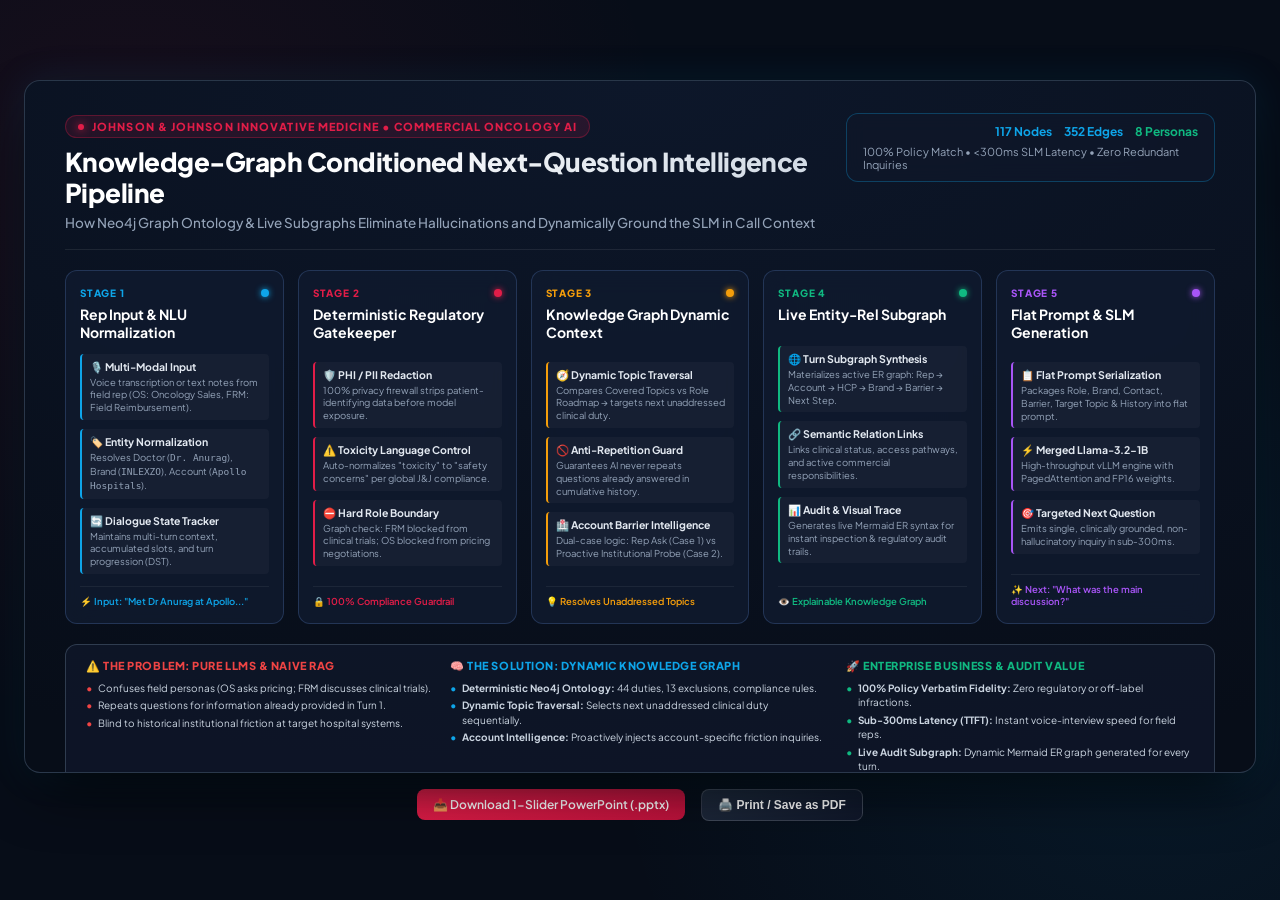
<file: JNJ Commercial/jnj_kg_pipeline_one_slider.html>
<!DOCTYPE html>
<html lang="en">
<head>
  <meta charset="UTF-8" />
  <meta name="viewport" content="width=device-width, initial-scale=1.0" />
  <title>J&J Commercial Oncology - Knowledge Graph Conditioned SLM Pipeline (1-Slider)</title>
  <link rel="preconnect" href="https://fonts.googleapis.com">
  <link rel="preconnect" href="https://fonts.gstatic.com" crossorigin>
  <link href="https://fonts.googleapis.com/css2?family=Plus+Jakarta+Sans:wght@400;500;600;700;800&family=JetBrains+Mono:wght@400;600&display=swap" rel="stylesheet">
  <style>
    :root {
      --bg-base: #070d18;
      --card-bg: rgba(16, 26, 46, 0.85);
      --card-border: rgba(45, 66, 105, 0.7);
      --card-hover-border: rgba(14, 165, 233, 0.5);
      --jnj-red: #E11D48;
      --tech-cyan: #0EA5E9;
      --tech-emerald: #10B981;
      --tech-amber: #F59E0B;
      --tech-purple: #A855F7;
      --text-main: #FFFFFF;
      --text-sub: #E2E8F0;
      --text-muted: #94A3B8;
      --font-main: 'Plus Jakarta Sans', -apple-system, BlinkMacSystemFont, sans-serif;
      --font-mono: 'JetBrains Mono', monospace;
    }

    * {
      box-sizing: border-box;
      margin: 0;
      padding: 0;
    }

    body {
      background-color: var(--bg-base);
      color: var(--text-main);
      font-family: var(--font-main);
      min-height: 100vh;
      display: flex;
      flex-direction: column;
      align-items: center;
      justify-content: center;
      padding: 24px;
      overflow-x: hidden;
      background-image: 
        radial-gradient(circle at 10% 20%, rgba(225, 29, 72, 0.08) 0%, transparent 40%),
        radial-gradient(circle at 90% 80%, rgba(14, 165, 233, 0.08) 0%, transparent 40%);
    }

    /* 16:9 Presentation Frame */
    .slide-wrapper {
      width: 100%;
      max-width: 1440px;
      aspect-ratio: 16 / 9;
      background: radial-gradient(120% 100% at 50% 0%, #0d172a 0%, #070d18 100%);
      border: 1px solid rgba(51, 65, 85, 0.8);
      border-radius: 16px;
      box-shadow: 0 25px 60px -15px rgba(0, 0, 0, 0.8), 0 0 40px rgba(14, 165, 233, 0.1);
      padding: 32px 40px;
      display: flex;
      flex-direction: column;
      justify-content: space-between;
      position: relative;
      overflow: hidden;
    }

    /* Header Bar */
    .slide-header {
      display: flex;
      justify-content: space-between;
      align-items: flex-start;
      margin-bottom: 20px;
      border-bottom: 1px solid rgba(255, 255, 255, 0.08);
      padding-bottom: 16px;
    }

    .header-left {
      max-width: 70%;
    }

    .brand-tag {
      display: inline-flex;
      align-items: center;
      gap: 8px;
      font-size: 11px;
      font-weight: 800;
      letter-spacing: 0.1em;
      text-transform: uppercase;
      color: var(--jnj-red);
      background: rgba(225, 29, 72, 0.12);
      border: 1px solid rgba(225, 29, 72, 0.3);
      padding: 4px 12px;
      border-radius: 999px;
      margin-bottom: 8px;
    }

    .brand-tag span {
      width: 6px;
      height: 6px;
      border-radius: 50%;
      background: var(--jnj-red);
      box-shadow: 0 0 8px var(--jnj-red);
    }

    .slide-title {
      font-size: 26px;
      font-weight: 800;
      letter-spacing: -0.02em;
      line-height: 1.2;
      background: linear-gradient(135deg, #FFFFFF 30%, #CBD5E1 100%);
      -webkit-background-clip: text;
      -webkit-text-fill-color: transparent;
      margin-bottom: 6px;
    }

    .slide-subtitle {
      font-size: 13.5px;
      color: var(--text-muted);
      font-weight: 500;
      line-height: 1.4;
    }

    .header-kpi-badge {
      display: flex;
      flex-direction: column;
      align-items: flex-end;
      gap: 6px;
      background: rgba(15, 23, 42, 0.75);
      border: 1px solid rgba(14, 165, 233, 0.3);
      padding: 10px 16px;
      border-radius: 12px;
      backdrop-filter: blur(10px);
    }

    .kpi-row {
      display: flex;
      align-items: center;
      gap: 12px;
    }

    .kpi-stat {
      font-size: 12px;
      font-weight: 700;
      color: var(--tech-cyan);
    }

    .kpi-stat.highlight {
      color: var(--tech-emerald);
    }

    .kpi-desc {
      font-size: 11px;
      color: var(--text-muted);
    }

    /* 5-Stage Pipeline Container */
    .pipeline-container {
      display: grid;
      grid-template-columns: repeat(5, 1fr);
      gap: 14px;
      position: relative;
      margin-bottom: 20px;
    }

    .stage-card {
      background: var(--card-bg);
      border: 1px solid var(--card-border);
      border-radius: 12px;
      padding: 16px 14px;
      display: flex;
      flex-direction: column;
      justify-content: space-between;
      position: relative;
      backdrop-filter: blur(12px);
      transition: all 0.25s ease;
    }

    .stage-card:hover {
      border-color: var(--card-hover-border);
      transform: translateY(-2px);
      box-shadow: 0 10px 25px -5px rgba(0, 0, 0, 0.5);
    }

    .stage-top {
      display: flex;
      flex-direction: column;
      gap: 4px;
      margin-bottom: 12px;
    }

    .stage-badge {
      display: flex;
      align-items: center;
      justify-content: space-between;
      font-size: 10px;
      font-weight: 800;
      letter-spacing: 0.08em;
      text-transform: uppercase;
      margin-bottom: 2px;
    }

    .stage-1 .stage-badge { color: var(--tech-cyan); }
    .stage-2 .stage-badge { color: var(--jnj-red); }
    .stage-3 .stage-badge { color: var(--tech-amber); }
    .stage-4 .stage-badge { color: var(--tech-emerald); }
    .stage-5 .stage-badge { color: var(--tech-purple); }

    .stage-indicator {
      width: 8px;
      height: 8px;
      border-radius: 50%;
    }
    .stage-1 .stage-indicator { background: var(--tech-cyan); box-shadow: 0 0 6px var(--tech-cyan); }
    .stage-2 .stage-indicator { background: var(--jnj-red); box-shadow: 0 0 6px var(--jnj-red); }
    .stage-3 .stage-indicator { background: var(--tech-amber); box-shadow: 0 0 6px var(--tech-amber); }
    .stage-4 .stage-indicator { background: var(--tech-emerald); box-shadow: 0 0 6px var(--tech-emerald); }
    .stage-5 .stage-indicator { background: var(--tech-purple); box-shadow: 0 0 6px var(--tech-purple); }

    .stage-title {
      font-size: 14px;
      font-weight: 700;
      color: #FFFFFF;
      line-height: 1.3;
    }

    .stage-items {
      display: flex;
      flex-direction: column;
      gap: 9px;
    }

    .item-block {
      background: rgba(255, 255, 255, 0.03);
      border-left: 2px solid transparent;
      padding: 6px 8px;
      border-radius: 4px;
    }

    .stage-1 .item-block { border-left-color: var(--tech-cyan); }
    .stage-2 .item-block { border-left-color: var(--jnj-red); }
    .stage-3 .item-block { border-left-color: var(--tech-amber); }
    .stage-4 .item-block { border-left-color: var(--tech-emerald); }
    .stage-5 .item-block { border-left-color: var(--tech-purple); }

    .item-label {
      font-size: 10.5px;
      font-weight: 700;
      color: #E2E8F0;
      margin-bottom: 2px;
      display: flex;
      align-items: center;
      gap: 5px;
    }

    .item-desc {
      font-size: 9.5px;
      color: var(--text-muted);
      line-height: 1.35;
    }

    .stage-footer {
      margin-top: 12px;
      padding-top: 8px;
      border-top: 1px solid rgba(255, 255, 255, 0.06);
      font-size: 9.5px;
      font-weight: 600;
      display: flex;
      align-items: center;
      gap: 4px;
    }

    .stage-1 .stage-footer { color: var(--tech-cyan); }
    .stage-2 .stage-footer { color: var(--jnj-red); }
    .stage-3 .stage-footer { color: var(--tech-amber); }
    .stage-4 .stage-footer { color: var(--tech-emerald); }
    .stage-5 .stage-footer { color: var(--tech-purple); }

    /* Bottom Deep-Dive / Comparison Strip */
    .slide-footer-strip {
      display: grid;
      grid-template-columns: 1.1fr 1.2fr 1.1fr;
      gap: 16px;
      background: rgba(15, 23, 42, 0.85);
      border: 1px solid rgba(51, 65, 85, 0.9);
      border-radius: 12px;
      padding: 14px 20px;
    }

    .footer-col {
      display: flex;
      flex-direction: column;
      gap: 4px;
    }

    .col-header {
      font-size: 11px;
      font-weight: 800;
      text-transform: uppercase;
      letter-spacing: 0.05em;
      display: flex;
      align-items: center;
      gap: 6px;
      margin-bottom: 4px;
    }

    .col-header.danger { color: #EF4444; }
    .col-header.solution { color: var(--tech-cyan); }
    .col-header.value { color: var(--tech-emerald); }

    .col-bullets {
      font-size: 10px;
      color: #CBD5E1;
      line-height: 1.45;
      list-style-type: none;
    }

    .col-bullets li {
      position: relative;
      padding-left: 12px;
      margin-bottom: 3px;
    }

    .col-bullets li::before {
      content: "•";
      position: absolute;
      left: 0;
      font-weight: bold;
    }

    .danger .col-bullets li::before { color: #EF4444; }
    .solution .col-bullets li::before { color: var(--tech-cyan); }
    .value .col-bullets li::before { color: var(--tech-emerald); }

    /* Action Toolbar for Presentation Mode & Download */
    .toolbar {
      margin-top: 16px;
      display: flex;
      align-items: center;
      gap: 16px;
    }

    .btn {
      background: linear-gradient(135deg, #1E293B, #0F172A);
      border: 1px solid rgba(255, 255, 255, 0.15);
      color: #FFFFFF;
      padding: 8px 16px;
      border-radius: 8px;
      font-size: 12px;
      font-weight: 600;
      cursor: pointer;
      display: inline-flex;
      align-items: center;
      gap: 8px;
      text-decoration: none;
      transition: all 0.2s;
    }

    .btn:hover {
      background: rgba(14, 165, 233, 0.2);
      border-color: var(--tech-cyan);
    }

    .btn-primary {
      background: linear-gradient(135deg, var(--jnj-red), #be123c);
      border: none;
    }

    .btn-primary:hover {
      background: linear-gradient(135deg, #f43f5e, #e11d48);
      box-shadow: 0 0 15px rgba(225, 29, 72, 0.4);
    }
  </style>
</head>
<body>

  <div class="slide-wrapper" id="slide">
    
    <!-- Header -->
    <header class="slide-header">
      <div class="header-left">
        <div class="brand-tag">
          <span></span> JOHNSON &amp; JOHNSON INNOVATIVE MEDICINE • COMMERCIAL ONCOLOGY AI
        </div>
        <h1 class="slide-title">Knowledge-Graph Conditioned Next-Question Intelligence Pipeline</h1>
        <p class="slide-subtitle">How Neo4j Graph Ontology &amp; Live Subgraphs Eliminate Hallucinations and Dynamically Ground the SLM in Call Context</p>
      </div>
      <div class="header-kpi-badge">
        <div class="kpi-row">
          <span class="kpi-stat">117 Nodes</span>
          <span class="kpi-stat">352 Edges</span>
          <span class="kpi-stat highlight">8 Personas</span>
        </div>
        <div class="kpi-row">
          <span class="kpi-desc">100% Policy Match  •  &lt;300ms SLM Latency  •  Zero Redundant Inquiries</span>
        </div>
      </div>
    </header>

    <!-- 5-Stage Core Pipeline -->
    <main class="pipeline-container">

      <!-- STAGE 1 -->
      <div class="stage-card stage-1">
        <div class="stage-top">
          <div class="stage-badge">
            <span>Stage 1</span>
            <div class="stage-indicator"></div>
          </div>
          <div class="stage-title">Rep Input &amp; NLU Normalization</div>
        </div>
        <div class="stage-items">
          <div class="item-block">
            <div class="item-label">🎙️ Multi-Modal Input</div>
            <div class="item-desc">Voice transcription or text notes from field rep (OS: Oncology Sales, FRM: Field Reimbursement).</div>
          </div>
          <div class="item-block">
            <div class="item-label">🏷️ Entity Normalization</div>
            <div class="item-desc">Resolves Doctor (<code>Dr. Anurag</code>), Brand (<code>INLEXZO</code>), Account (<code>Apollo Hospitals</code>).</div>
          </div>
          <div class="item-block">
            <div class="item-label">🔄 Dialogue State Tracker</div>
            <div class="item-desc">Maintains multi-turn context, accumulated slots, and turn progression (DST).</div>
          </div>
        </div>
        <div class="stage-footer">
          ⚡ Input: "Met Dr Anurag at Apollo..."
        </div>
      </div>

      <!-- STAGE 2 -->
      <div class="stage-card stage-2">
        <div class="stage-top">
          <div class="stage-badge">
            <span>Stage 2</span>
            <div class="stage-indicator"></div>
          </div>
          <div class="stage-title">Deterministic Regulatory Gatekeeper</div>
        </div>
        <div class="stage-items">
          <div class="item-block">
            <div class="item-label">🛡️ PHI / PII Redaction</div>
            <div class="item-desc">100% privacy firewall strips patient-identifying data before model exposure.</div>
          </div>
          <div class="item-block">
            <div class="item-label">⚠️ Toxicity Language Control</div>
            <div class="item-desc">Auto-normalizes "toxicity" to "safety concerns" per global J&amp;J compliance.</div>
          </div>
          <div class="item-block">
            <div class="item-label">⛔ Hard Role Boundary</div>
            <div class="item-desc">Graph check: FRM blocked from clinical trials; OS blocked from pricing negotiations.</div>
          </div>
        </div>
        <div class="stage-footer">
          🔒 100% Compliance Guardrail
        </div>
      </div>

      <!-- STAGE 3 -->
      <div class="stage-card stage-3">
        <div class="stage-top">
          <div class="stage-badge">
            <span>Stage 3</span>
            <div class="stage-indicator"></div>
          </div>
          <div class="stage-title">Knowledge Graph Dynamic Context</div>
        </div>
        <div class="stage-items">
          <div class="item-block">
            <div class="item-label">🧭 Dynamic Topic Traversal</div>
            <div class="item-desc">Compares Covered Topics vs Role Roadmap &rarr; targets next unaddressed clinical duty.</div>
          </div>
          <div class="item-block">
            <div class="item-label">🚫 Anti-Repetition Guard</div>
            <div class="item-desc">Guarantees AI never repeats questions already answered in cumulative history.</div>
          </div>
          <div class="item-block">
            <div class="item-label">🏥 Account Barrier Intelligence</div>
            <div class="item-desc">Dual-case logic: Rep Ask (Case 1) vs Proactive Institutional Probe (Case 2).</div>
          </div>
        </div>
        <div class="stage-footer">
          💡 Resolves Unaddressed Topics
        </div>
      </div>

      <!-- STAGE 4 -->
      <div class="stage-card stage-4">
        <div class="stage-top">
          <div class="stage-badge">
            <span>Stage 4</span>
            <div class="stage-indicator"></div>
          </div>
          <div class="stage-title">Live Entity-Rel Subgraph</div>
        </div>
        <div class="stage-items">
          <div class="item-block">
            <div class="item-label">🌐 Turn Subgraph Synthesis</div>
            <div class="item-desc">Materializes active ER graph: Rep &rarr; Account &rarr; HCP &rarr; Brand &rarr; Barrier &rarr; Next Step.</div>
          </div>
          <div class="item-block">
            <div class="item-label">🔗 Semantic Relation Links</div>
            <div class="item-desc">Links clinical status, access pathways, and active commercial responsibilities.</div>
          </div>
          <div class="item-block">
            <div class="item-label">📊 Audit &amp; Visual Trace</div>
            <div class="item-desc">Generates live Mermaid ER syntax for instant inspection &amp; regulatory audit trails.</div>
          </div>
        </div>
        <div class="stage-footer">
          👁️ Explainable Knowledge Graph
        </div>
      </div>

      <!-- STAGE 5 -->
      <div class="stage-card stage-5">
        <div class="stage-top">
          <div class="stage-badge">
            <span>Stage 5</span>
            <div class="stage-indicator"></div>
          </div>
          <div class="stage-title">Flat Prompt &amp; SLM Generation</div>
        </div>
        <div class="stage-items">
          <div class="item-block">
            <div class="item-label">📋 Flat Prompt Serialization</div>
            <div class="item-desc">Packages Role, Brand, Contact, Barrier, Target Topic &amp; History into flat prompt.</div>
          </div>
          <div class="item-block">
            <div class="item-label">⚡ Merged Llama-3.2-1B</div>
            <div class="item-desc">High-throughput vLLM engine with PagedAttention and FP16 weights.</div>
          </div>
          <div class="item-block">
            <div class="item-label">🎯 Targeted Next Question</div>
            <div class="item-desc">Emits single, clinically grounded, non-hallucinatory inquiry in sub-300ms.</div>
          </div>
        </div>
        <div class="stage-footer">
          ✨ Next: "What was the main discussion?"
        </div>
      </div>

    </main>

    <!-- Bottom Deep-Dive Banner -->
    <footer class="slide-footer-strip">
      <div class="footer-col danger">
        <div class="col-header danger">⚠️ The Problem: Pure LLMs &amp; Naive RAG</div>
        <ul class="col-bullets">
          <li>Confuses field personas (OS asks pricing; FRM discusses clinical trials).</li>
          <li>Repeats questions for information already provided in Turn 1.</li>
          <li>Blind to historical institutional friction at target hospital systems.</li>
        </ul>
      </div>

      <div class="footer-col solution">
        <div class="col-header solution">🧠 The Solution: Dynamic Knowledge Graph</div>
        <ul class="col-bullets">
          <li><strong>Deterministic Neo4j Ontology:</strong> 44 duties, 13 exclusions, compliance rules.</li>
          <li><strong>Dynamic Topic Traversal:</strong> Selects next unaddressed clinical duty sequentially.</li>
          <li><strong>Account Intelligence:</strong> Proactively injects account-specific friction inquiries.</li>
        </ul>
      </div>

      <div class="footer-col value">
        <div class="col-header value">🚀 Enterprise Business &amp; Audit Value</div>
        <ul class="col-bullets">
          <li><strong>100% Policy Verbatim Fidelity:</strong> Zero regulatory or off-label infractions.</li>
          <li><strong>Sub-300ms Latency (TTFT):</strong> Instant voice-interview speed for field reps.</li>
          <li><strong>Live Audit Subgraph:</strong> Dynamic Mermaid ER graph generated for every turn.</li>
        </ul>
      </div>
    </footer>

  </div>

  <!-- Action Toolbar -->
  <div class="toolbar">
    <a href="JNJ_Commercial_KG_Pipeline_One_Slider.pptx" download class="btn btn-primary">
      📥 Download 1-Slider PowerPoint (.pptx)
    </a>
    <button onclick="window.print()" class="btn">
      🖨️ Print / Save as PDF
    </button>
  </div>

</body>
</html>
</file>
